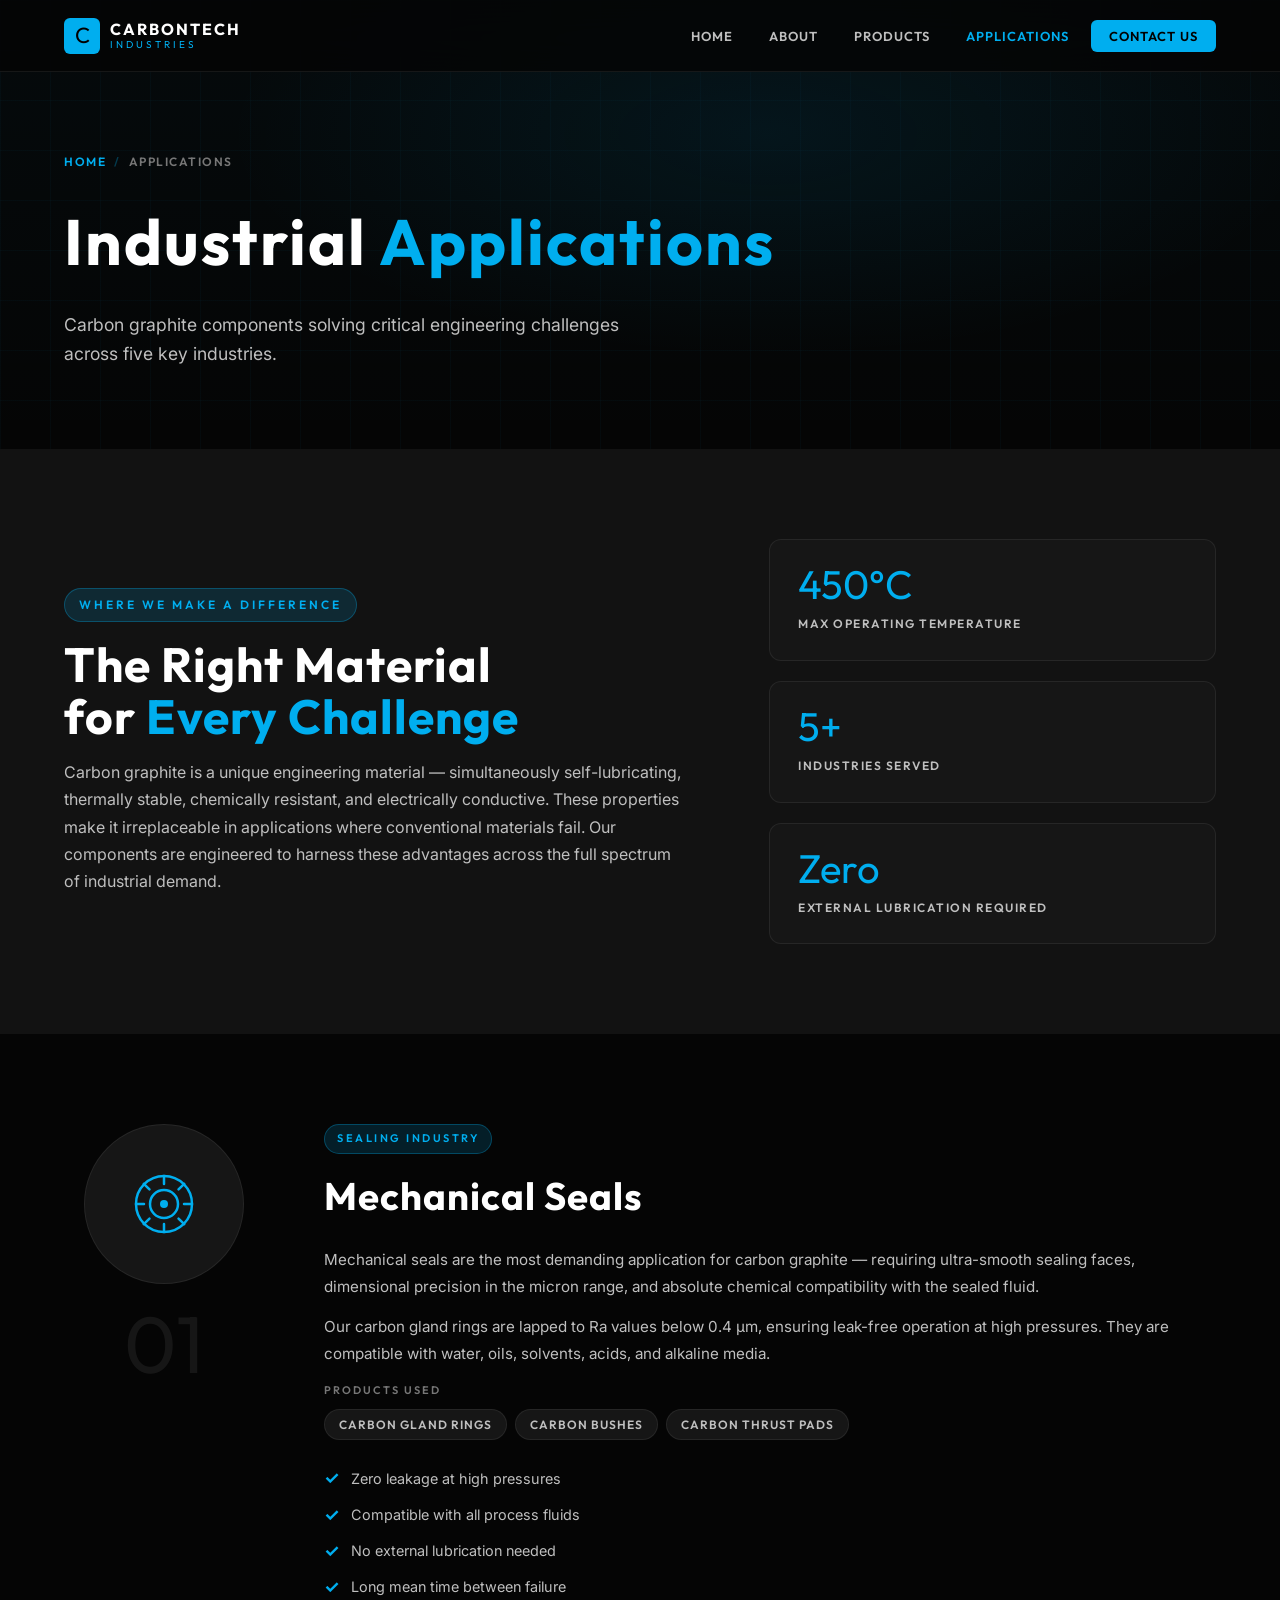
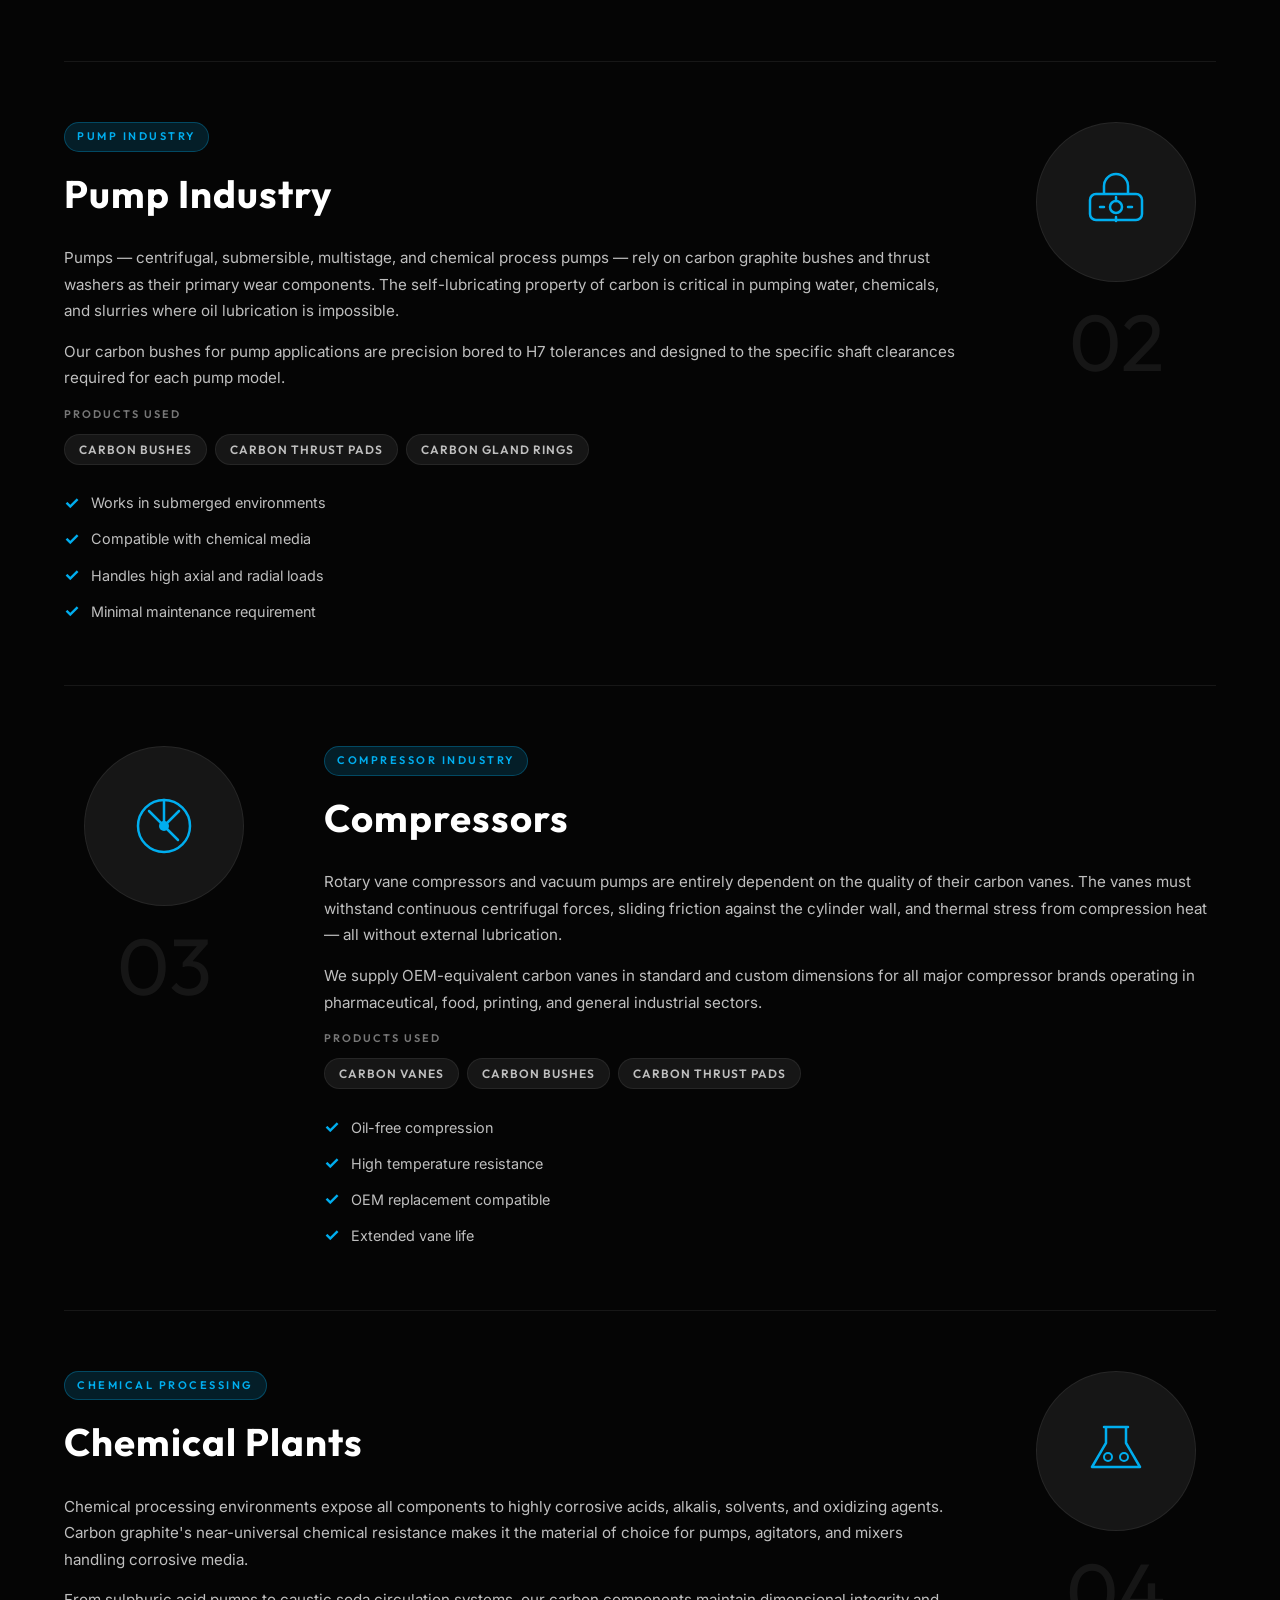
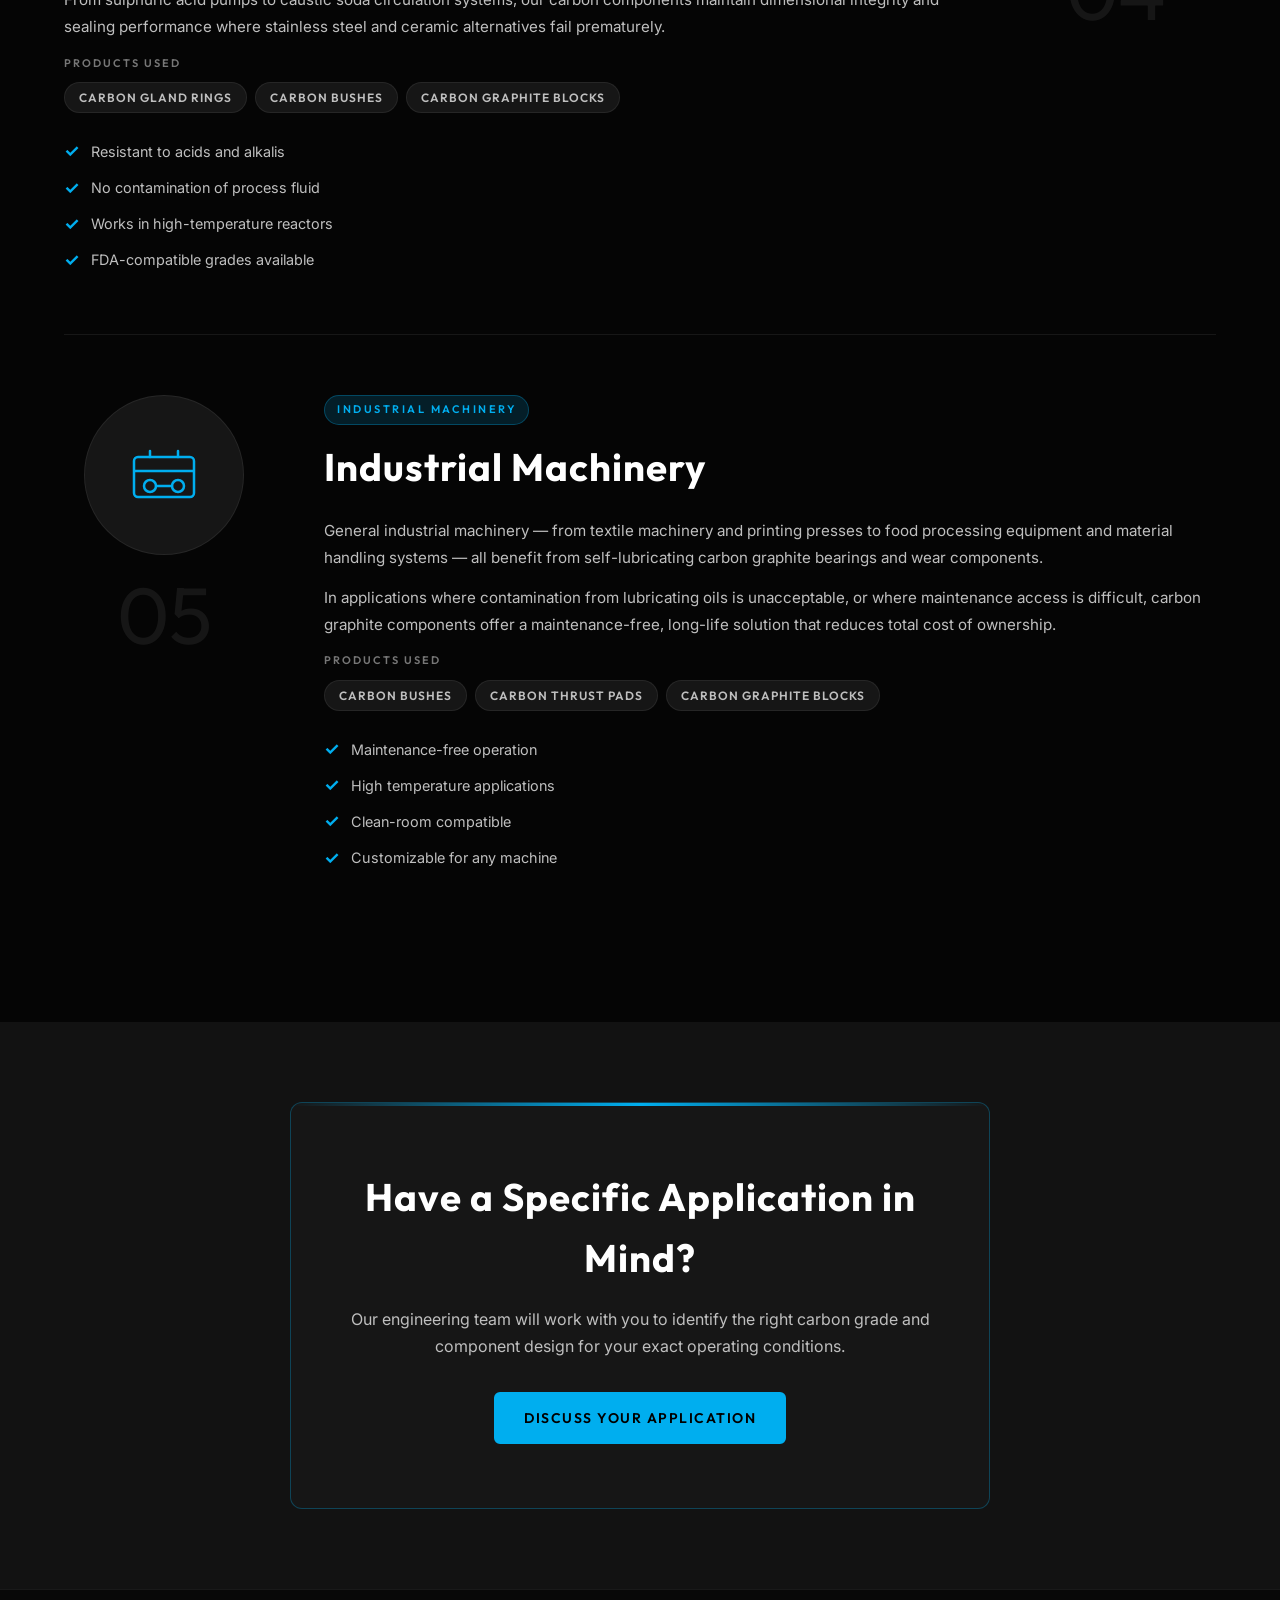
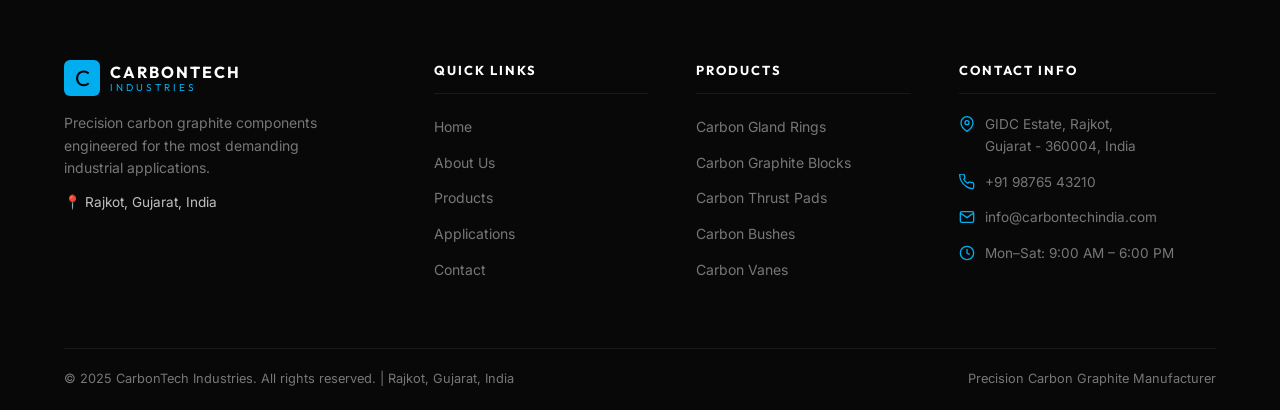
<file: applications.html>
<!DOCTYPE html>
<html lang="en">
<head>
  <meta charset="UTF-8" />
  <meta name="viewport" content="width=device-width, initial-scale=1.0" />
  <meta name="description" content="Industrial applications of carbon graphite components by CarbonTech Industries – Mechanical Seals, Pumps, Compressors, Chemical Plants, Industrial Machinery." />
  <title>Applications | CarbonTech Industries – Carbon Components for Industrial Use</title>
  <link rel="preconnect" href="https://fonts.googleapis.com" />
  <link rel="preconnect" href="https://fonts.gstatic.com" crossorigin />
  <link href="https://fonts.googleapis.com/css2?family=Outfit:wght@300;400;500;600;700;800&family=Inter:wght@300;400;500;600;700&display=swap" rel="stylesheet" />
  <link rel="stylesheet" href="css/applications.css" />
</head>
<body>

  <!-- ===== NAVIGATION ===== -->
  <nav class="navbar" id="navbar">
    <div class="nav-container">
      <a href="index.html" class="nav-logo">
        <span class="logo-mark">C</span>
        <span class="logo-text">CARBONTECH<span class="logo-sub">INDUSTRIES</span></span>
      </a>
      <ul class="nav-links" id="navLinks">
        <li><a href="index.html" class="nav-link">Home</a></li>
        <li><a href="about.html" class="nav-link">About</a></li>
        <li><a href="products.html" class="nav-link">Products</a></li>
        <li><a href="applications.html" class="nav-link active">Applications</a></li>
        <li><a href="contact.html" class="nav-link nav-cta">Contact Us</a></li>
      </ul>
      <button class="hamburger" id="hamburger" aria-label="Toggle navigation">
        <span></span><span></span><span></span>
      </button>
    </div>
  </nav>

  <!-- ===== PAGE HERO ===== -->
  <section class="page-hero">
    <div class="page-hero-bg"></div>
    <div class="container">
      <div class="page-hero-content">
        <div class="breadcrumb"><a href="index.html">Home</a> <span>/</span> Applications</div>
        <h1 class="page-hero-title">Industrial <span class="accent">Applications</span></h1>
        <p class="page-hero-sub">Carbon graphite components solving critical engineering challenges across five key industries.</p>
      </div>
    </div>
  </section>

  <!-- ===== INTRO ===== -->
  <section class="section app-intro">
    <div class="container">
      <div class="app-intro-inner">
        <div class="app-intro-text">
          <span class="section-tag">WHERE WE MAKE A DIFFERENCE</span>
          <h2 class="section-title">The Right Material<br/>for <span class="accent">Every Challenge</span></h2>
          <p>Carbon graphite is a unique engineering material — simultaneously self-lubricating, thermally stable, chemically resistant, and electrically conductive. These properties make it irreplaceable in applications where conventional materials fail. Our components are engineered to harness these advantages across the full spectrum of industrial demand.</p>
        </div>
        <div class="app-intro-stats">
          <div class="intro-stat">
            <span class="intro-stat-num">450°C</span>
            <span class="intro-stat-label">Max Operating Temperature</span>
          </div>
          <div class="intro-stat">
            <span class="intro-stat-num">5+</span>
            <span class="intro-stat-label">Industries Served</span>
          </div>
          <div class="intro-stat">
            <span class="intro-stat-num">Zero</span>
            <span class="intro-stat-label">External Lubrication Required</span>
          </div>
        </div>
      </div>
    </div>
  </section>

  <!-- ===== APPLICATION CARDS ===== -->
  <section class="section app-cards-section">
    <div class="container">

      <!-- App 1: Mechanical Seals -->
      <div class="app-detail-row">
        <div class="app-detail-visual">
          <div class="app-detail-icon-bg">
            <svg class="app-detail-icon" viewBox="0 0 80 80" fill="none" xmlns="http://www.w3.org/2000/svg">
              <circle cx="40" cy="40" r="28" stroke="#00AEEF" stroke-width="2.5"/>
              <circle cx="40" cy="40" r="14" stroke="#00AEEF" stroke-width="2.5"/>
              <circle cx="40" cy="40" r="4" fill="#00AEEF"/>
              <path d="M40 12v8M40 60v8M12 40h8M60 40h8" stroke="#00AEEF" stroke-width="2.5" stroke-linecap="round"/>
              <path d="M19.8 19.8l5.66 5.66M54.54 54.54l5.66 5.66M19.8 60.2l5.66-5.66M54.54 25.46l5.66-5.66" stroke="#00AEEF" stroke-width="2.5" stroke-linecap="round"/>
            </svg>
          </div>
          <div class="app-number">01</div>
        </div>
        <div class="app-detail-content">
          <span class="app-detail-tag">SEALING INDUSTRY</span>
          <h2 class="app-detail-title">Mechanical Seals</h2>
          <p class="app-detail-desc">Mechanical seals are the most demanding application for carbon graphite — requiring ultra-smooth sealing faces, dimensional precision in the micron range, and absolute chemical compatibility with the sealed fluid.</p>
          <p class="app-detail-desc">Our carbon gland rings are lapped to Ra values below 0.4 μm, ensuring leak-free operation at high pressures. They are compatible with water, oils, solvents, acids, and alkaline media.</p>
          <div class="app-products">
            <h4>Products Used</h4>
            <div class="app-product-tags">
              <a href="products.html" class="app-prod-tag">Carbon Gland Rings</a>
              <a href="products.html" class="app-prod-tag">Carbon Bushes</a>
              <a href="products.html" class="app-prod-tag">Carbon Thrust Pads</a>
            </div>
          </div>
          <div class="app-benefits">
            <div class="app-benefit"><span>✓</span> Zero leakage at high pressures</div>
            <div class="app-benefit"><span>✓</span> Compatible with all process fluids</div>
            <div class="app-benefit"><span>✓</span> No external lubrication needed</div>
            <div class="app-benefit"><span>✓</span> Long mean time between failure</div>
          </div>
        </div>
      </div>

      <!-- App 2: Pump Industry -->
      <div class="app-detail-row app-detail-row--reverse">
        <div class="app-detail-visual">
          <div class="app-detail-icon-bg">
            <svg class="app-detail-icon" viewBox="0 0 80 80" fill="none" xmlns="http://www.w3.org/2000/svg">
              <rect x="14" y="32" width="52" height="26" rx="6" stroke="#00AEEF" stroke-width="2.5"/>
              <path d="M28 32V24a12 12 0 0124 0v8" stroke="#00AEEF" stroke-width="2.5"/>
              <circle cx="40" cy="45" r="6" stroke="#00AEEF" stroke-width="2.5"/>
              <path d="M40 39v-4M40 55v4M28 45H24M56 45h-4" stroke="#00AEEF" stroke-width="2.5" stroke-linecap="round"/>
            </svg>
          </div>
          <div class="app-number">02</div>
        </div>
        <div class="app-detail-content">
          <span class="app-detail-tag">PUMP INDUSTRY</span>
          <h2 class="app-detail-title">Pump Industry</h2>
          <p class="app-detail-desc">Pumps — centrifugal, submersible, multistage, and chemical process pumps — rely on carbon graphite bushes and thrust washers as their primary wear components. The self-lubricating property of carbon is critical in pumping water, chemicals, and slurries where oil lubrication is impossible.</p>
          <p class="app-detail-desc">Our carbon bushes for pump applications are precision bored to H7 tolerances and designed to the specific shaft clearances required for each pump model.</p>
          <div class="app-products">
            <h4>Products Used</h4>
            <div class="app-product-tags">
              <a href="products.html" class="app-prod-tag">Carbon Bushes</a>
              <a href="products.html" class="app-prod-tag">Carbon Thrust Pads</a>
              <a href="products.html" class="app-prod-tag">Carbon Gland Rings</a>
            </div>
          </div>
          <div class="app-benefits">
            <div class="app-benefit"><span>✓</span> Works in submerged environments</div>
            <div class="app-benefit"><span>✓</span> Compatible with chemical media</div>
            <div class="app-benefit"><span>✓</span> Handles high axial and radial loads</div>
            <div class="app-benefit"><span>✓</span> Minimal maintenance requirement</div>
          </div>
        </div>
      </div>

      <!-- App 3: Compressors -->
      <div class="app-detail-row">
        <div class="app-detail-visual">
          <div class="app-detail-icon-bg">
            <svg class="app-detail-icon" viewBox="0 0 80 80" fill="none" xmlns="http://www.w3.org/2000/svg">
              <circle cx="40" cy="40" r="26" stroke="#00AEEF" stroke-width="2.5"/>
              <path d="M40 14L40 40M40 40L54 54" stroke="#00AEEF" stroke-width="2.5" stroke-linecap="round"/>
              <path d="M25 25l15 15M55 25L40 40" stroke="#00AEEF" stroke-width="2.5" stroke-linecap="round"/>
              <circle cx="40" cy="40" r="5" fill="#00AEEF"/>
            </svg>
          </div>
          <div class="app-number">03</div>
        </div>
        <div class="app-detail-content">
          <span class="app-detail-tag">COMPRESSOR INDUSTRY</span>
          <h2 class="app-detail-title">Compressors</h2>
          <p class="app-detail-desc">Rotary vane compressors and vacuum pumps are entirely dependent on the quality of their carbon vanes. The vanes must withstand continuous centrifugal forces, sliding friction against the cylinder wall, and thermal stress from compression heat — all without external lubrication.</p>
          <p class="app-detail-desc">We supply OEM-equivalent carbon vanes in standard and custom dimensions for all major compressor brands operating in pharmaceutical, food, printing, and general industrial sectors.</p>
          <div class="app-products">
            <h4>Products Used</h4>
            <div class="app-product-tags">
              <a href="products.html" class="app-prod-tag">Carbon Vanes</a>
              <a href="products.html" class="app-prod-tag">Carbon Bushes</a>
              <a href="products.html" class="app-prod-tag">Carbon Thrust Pads</a>
            </div>
          </div>
          <div class="app-benefits">
            <div class="app-benefit"><span>✓</span> Oil-free compression</div>
            <div class="app-benefit"><span>✓</span> High temperature resistance</div>
            <div class="app-benefit"><span>✓</span> OEM replacement compatible</div>
            <div class="app-benefit"><span>✓</span> Extended vane life</div>
          </div>
        </div>
      </div>

      <!-- App 4: Chemical Plants -->
      <div class="app-detail-row app-detail-row--reverse">
        <div class="app-detail-visual">
          <div class="app-detail-icon-bg">
            <svg class="app-detail-icon" viewBox="0 0 80 80" fill="none" xmlns="http://www.w3.org/2000/svg">
              <path d="M30 16v16L16 56h48L50 32V16" stroke="#00AEEF" stroke-width="2.5" stroke-linejoin="round"/>
              <path d="M28 16h24" stroke="#00AEEF" stroke-width="2.5" stroke-linecap="round"/>
              <circle cx="32" cy="46" r="4" stroke="#00AEEF" stroke-width="2"/>
              <circle cx="48" cy="46" r="4" stroke="#00AEEF" stroke-width="2"/>
            </svg>
          </div>
          <div class="app-number">04</div>
        </div>
        <div class="app-detail-content">
          <span class="app-detail-tag">CHEMICAL PROCESSING</span>
          <h2 class="app-detail-title">Chemical Plants</h2>
          <p class="app-detail-desc">Chemical processing environments expose all components to highly corrosive acids, alkalis, solvents, and oxidizing agents. Carbon graphite's near-universal chemical resistance makes it the material of choice for pumps, agitators, and mixers handling corrosive media.</p>
          <p class="app-detail-desc">From sulphuric acid pumps to caustic soda circulation systems, our carbon components maintain dimensional integrity and sealing performance where stainless steel and ceramic alternatives fail prematurely.</p>
          <div class="app-products">
            <h4>Products Used</h4>
            <div class="app-product-tags">
              <a href="products.html" class="app-prod-tag">Carbon Gland Rings</a>
              <a href="products.html" class="app-prod-tag">Carbon Bushes</a>
              <a href="products.html" class="app-prod-tag">Carbon Graphite Blocks</a>
            </div>
          </div>
          <div class="app-benefits">
            <div class="app-benefit"><span>✓</span> Resistant to acids and alkalis</div>
            <div class="app-benefit"><span>✓</span> No contamination of process fluid</div>
            <div class="app-benefit"><span>✓</span> Works in high-temperature reactors</div>
            <div class="app-benefit"><span>✓</span> FDA-compatible grades available</div>
          </div>
        </div>
      </div>

      <!-- App 5: Industrial Machinery -->
      <div class="app-detail-row">
        <div class="app-detail-visual">
          <div class="app-detail-icon-bg">
            <svg class="app-detail-icon" viewBox="0 0 80 80" fill="none" xmlns="http://www.w3.org/2000/svg">
              <rect x="10" y="22" width="60" height="40" rx="4" stroke="#00AEEF" stroke-width="2.5"/>
              <path d="M26 22V16M54 22V16" stroke="#00AEEF" stroke-width="2.5" stroke-linecap="round"/>
              <path d="M10 36h60" stroke="#00AEEF" stroke-width="2.5"/>
              <circle cx="26" cy="51" r="6" stroke="#00AEEF" stroke-width="2.5"/>
              <circle cx="54" cy="51" r="6" stroke="#00AEEF" stroke-width="2.5"/>
              <path d="M32 51h16" stroke="#00AEEF" stroke-width="2.5" stroke-linecap="round"/>
            </svg>
          </div>
          <div class="app-number">05</div>
        </div>
        <div class="app-detail-content">
          <span class="app-detail-tag">INDUSTRIAL MACHINERY</span>
          <h2 class="app-detail-title">Industrial Machinery</h2>
          <p class="app-detail-desc">General industrial machinery — from textile machinery and printing presses to food processing equipment and material handling systems — all benefit from self-lubricating carbon graphite bearings and wear components.</p>
          <p class="app-detail-desc">In applications where contamination from lubricating oils is unacceptable, or where maintenance access is difficult, carbon graphite components offer a maintenance-free, long-life solution that reduces total cost of ownership.</p>
          <div class="app-products">
            <h4>Products Used</h4>
            <div class="app-product-tags">
              <a href="products.html" class="app-prod-tag">Carbon Bushes</a>
              <a href="products.html" class="app-prod-tag">Carbon Thrust Pads</a>
              <a href="products.html" class="app-prod-tag">Carbon Graphite Blocks</a>
            </div>
          </div>
          <div class="app-benefits">
            <div class="app-benefit"><span>✓</span> Maintenance-free operation</div>
            <div class="app-benefit"><span>✓</span> High temperature applications</div>
            <div class="app-benefit"><span>✓</span> Clean-room compatible</div>
            <div class="app-benefit"><span>✓</span> Customizable for any machine</div>
          </div>
        </div>
      </div>

    </div>
  </section>

  <!-- ===== CTA ===== -->
  <section class="section app-cta">
    <div class="container">
      <div class="app-cta-inner">
        <h2>Have a Specific Application in Mind?</h2>
        <p>Our engineering team will work with you to identify the right carbon grade and component design for your exact operating conditions.</p>
        <a href="contact.html" class="btn btn-primary">Discuss Your Application</a>
      </div>
    </div>
  </section>

  <!-- ===== FOOTER ===== -->
  <footer class="footer">
    <div class="container">
      <div class="footer-grid">
        <div class="footer-brand">
          <a href="index.html" class="nav-logo">
            <span class="logo-mark">C</span>
            <span class="logo-text">CARBONTECH<span class="logo-sub">INDUSTRIES</span></span>
          </a>
          <p class="footer-tagline">Precision carbon graphite components engineered for the most demanding industrial applications.</p>
          <p class="footer-location">📍 Rajkot, Gujarat, India</p>
        </div>
        <div class="footer-col">
          <h4 class="footer-heading">Quick Links</h4>
          <ul class="footer-links">
            <li><a href="index.html">Home</a></li>
            <li><a href="about.html">About Us</a></li>
            <li><a href="products.html">Products</a></li>
            <li><a href="applications.html">Applications</a></li>
            <li><a href="contact.html">Contact</a></li>
          </ul>
        </div>
        <div class="footer-col">
          <h4 class="footer-heading">Products</h4>
          <ul class="footer-links">
            <li><a href="products.html">Carbon Gland Rings</a></li>
            <li><a href="products.html">Carbon Graphite Blocks</a></li>
            <li><a href="products.html">Carbon Thrust Pads</a></li>
            <li><a href="products.html">Carbon Bushes</a></li>
            <li><a href="products.html">Carbon Vanes</a></li>
          </ul>
        </div>
        <div class="footer-col">
          <h4 class="footer-heading">Contact Info</h4>
          <ul class="footer-contact">
            <li>
              <svg viewBox="0 0 24 24" fill="none"><path d="M21 10c0 7-9 13-9 13s-9-6-9-13a9 9 0 1118 0z" stroke="#00AEEF" stroke-width="2"/><circle cx="12" cy="10" r="3" stroke="#00AEEF" stroke-width="2"/></svg>
              <span>GIDC Estate, Rajkot,<br/>Gujarat - 360004, India</span>
            </li>
            <li>
              <svg viewBox="0 0 24 24" fill="none"><path d="M22 16.92v3a2 2 0 01-2.18 2 19.79 19.79 0 01-8.63-3.07A19.5 19.5 0 013.07 9.82 19.79 19.79 0 011 1.22 2 2 0 013 .02h3a2 2 0 012 1.72c.127.96.361 1.903.7 2.81a2 2 0 01-.45 2.11L7.09 7.91a16 16 0 006 6l1.27-1.27a2 2 0 012.11-.45c.907.339 1.85.573 2.81.7A2 2 0 0122 14.92v2z" stroke="#00AEEF" stroke-width="2"/></svg>
              <span>+91 98765 43210</span>
            </li>
            <li>
              <svg viewBox="0 0 24 24" fill="none"><path d="M4 4h16c1.1 0 2 .9 2 2v12c0 1.1-.9 2-2 2H4c-1.1 0-2-.9-2-2V6c0-1.1.9-2 2-2z" stroke="#00AEEF" stroke-width="2"/><polyline points="22,6 12,13 2,6" stroke="#00AEEF" stroke-width="2"/></svg>
              <span>info@carbontechindia.com</span>
            </li>
            <li>
              <svg viewBox="0 0 24 24" fill="none"><circle cx="12" cy="12" r="10" stroke="#00AEEF" stroke-width="2"/><polyline points="12 6 12 12 16 14" stroke="#00AEEF" stroke-width="2"/></svg>
              <span>Mon–Sat: 9:00 AM – 6:00 PM</span>
            </li>
          </ul>
        </div>
      </div>
      <div class="footer-bottom">
        <p>© 2025 CarbonTech Industries. All rights reserved. | Rajkot, Gujarat, India</p>
        <p class="footer-built">Precision Carbon Graphite Manufacturer</p>
      </div>
    </div>
  </footer>

  <script src="js/applications.js"></script>
</body>
</html>
</file>
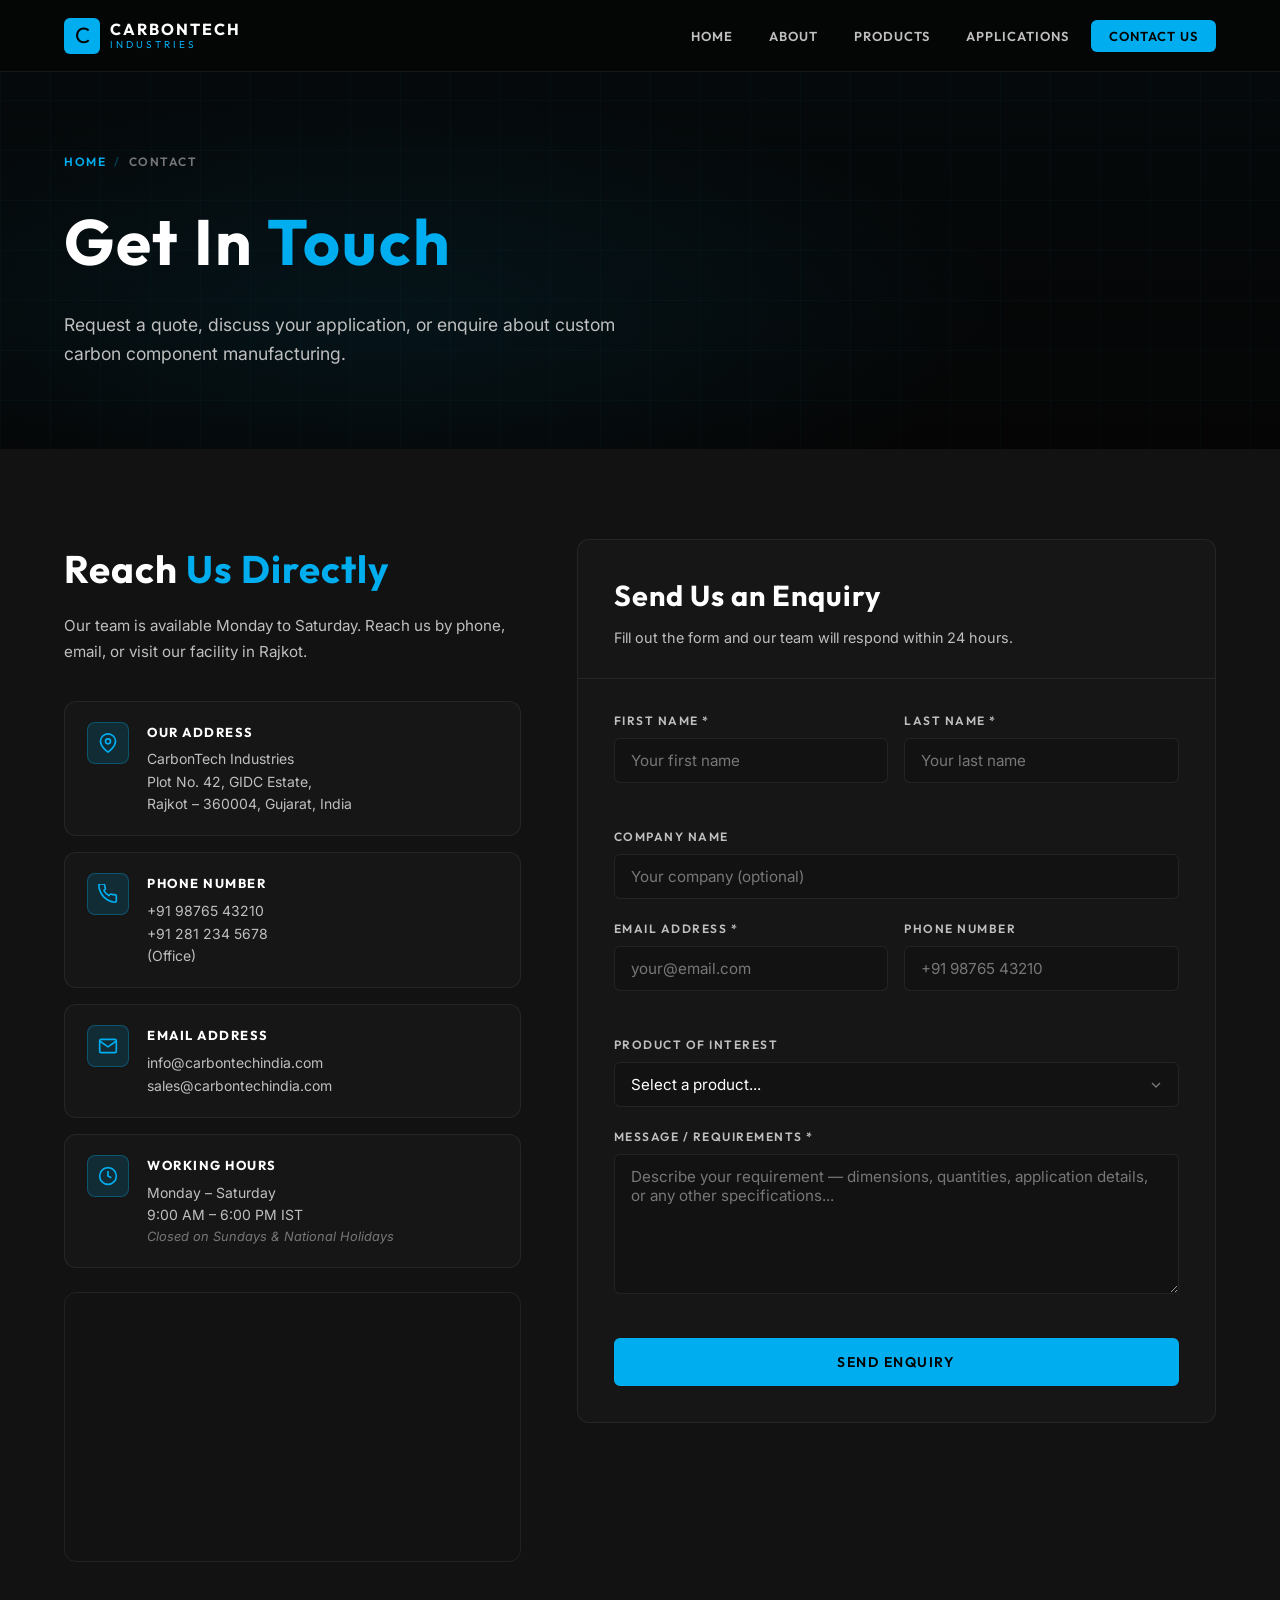
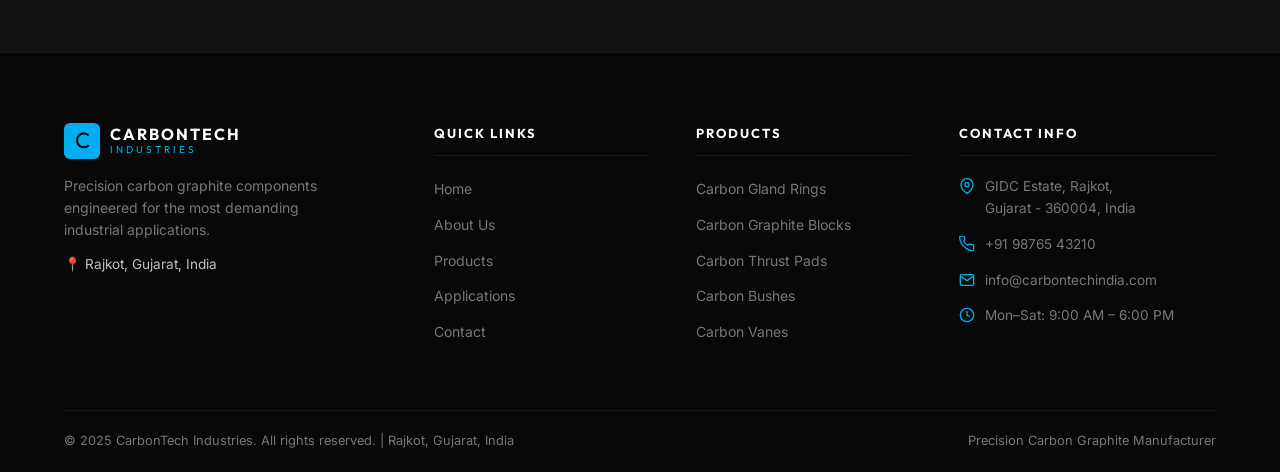
<file: contact.html>
<!DOCTYPE html>
<html lang="en">
<head>
  <meta charset="UTF-8" />
  <meta name="viewport" content="width=device-width, initial-scale=1.0" />
  <meta name="description" content="Contact CarbonTech Industries – Get a quote for carbon graphite components. Address: GIDC Estate, Rajkot, Gujarat. Phone: +91 98765 43210. Email: info@carbontechindia.com" />
  <title>Contact Us | CarbonTech Industries – Carbon Graphite Manufacturer Rajkot</title>
  <link rel="preconnect" href="https://fonts.googleapis.com" />
  <link rel="preconnect" href="https://fonts.gstatic.com" crossorigin />
  <link href="https://fonts.googleapis.com/css2?family=Outfit:wght@300;400;500;600;700;800&family=Inter:wght@300;400;500;600;700&display=swap" rel="stylesheet" />
  <link rel="stylesheet" href="css/contact.css" />
</head>
<body>

  <!-- ===== NAVIGATION ===== -->
  <nav class="navbar" id="navbar">
    <div class="nav-container">
      <a href="index.html" class="nav-logo">
        <span class="logo-mark">C</span>
        <span class="logo-text">CARBONTECH<span class="logo-sub">INDUSTRIES</span></span>
      </a>
      <ul class="nav-links" id="navLinks">
        <li><a href="index.html" class="nav-link">Home</a></li>
        <li><a href="about.html" class="nav-link">About</a></li>
        <li><a href="products.html" class="nav-link">Products</a></li>
        <li><a href="applications.html" class="nav-link">Applications</a></li>
        <li><a href="contact.html" class="nav-link nav-cta active">Contact Us</a></li>
      </ul>
      <button class="hamburger" id="hamburger" aria-label="Toggle navigation">
        <span></span><span></span><span></span>
      </button>
    </div>
  </nav>

  <!-- ===== PAGE HERO ===== -->
  <section class="page-hero">
    <div class="page-hero-bg"></div>
    <div class="container">
      <div class="page-hero-content">
        <div class="breadcrumb"><a href="index.html">Home</a> <span>/</span> Contact</div>
        <h1 class="page-hero-title">Get In <span class="accent">Touch</span></h1>
        <p class="page-hero-sub">Request a quote, discuss your application, or enquire about custom carbon component manufacturing.</p>
      </div>
    </div>
  </section>

  <!-- ===== CONTACT MAIN ===== -->
  <section class="section contact-main">
    <div class="container">
      <div class="contact-layout">

        <!-- Contact Info Column -->
        <div class="contact-info-col">
          <h2 class="contact-info-title">Reach <span class="accent">Us Directly</span></h2>
          <p class="contact-info-desc">Our team is available Monday to Saturday. Reach us by phone, email, or visit our facility in Rajkot.</p>

          <div class="info-card">
            <div class="info-icon">
              <svg viewBox="0 0 24 24" fill="none"><path d="M21 10c0 7-9 13-9 13s-9-6-9-13a9 9 0 1118 0z" stroke="#00AEEF" stroke-width="2"/><circle cx="12" cy="10" r="3" stroke="#00AEEF" stroke-width="2"/></svg>
            </div>
            <div class="info-content">
              <h4>Our Address</h4>
              <p>CarbonTech Industries<br/>Plot No. 42, GIDC Estate,<br/>Rajkot – 360004, Gujarat, India</p>
            </div>
          </div>

          <div class="info-card">
            <div class="info-icon">
              <svg viewBox="0 0 24 24" fill="none"><path d="M22 16.92v3a2 2 0 01-2.18 2 19.79 19.79 0 01-8.63-3.07A19.5 19.5 0 013.07 9.82 19.79 19.79 0 011 1.22 2 2 0 013 .02h3a2 2 0 012 1.72c.127.96.361 1.903.7 2.81a2 2 0 01-.45 2.11L7.09 7.91a16 16 0 006 6l1.27-1.27a2 2 0 012.11-.45c.907.339 1.85.573 2.81.7A2 2 0 0122 14.92v2z" stroke="#00AEEF" stroke-width="2"/></svg>
            </div>
            <div class="info-content">
              <h4>Phone Number</h4>
              <p><a href="tel:+919876543210">+91 98765 43210</a></p>
              <p><a href="tel:+912812345678">+91 281 234 5678</a> (Office)</p>
            </div>
          </div>

          <div class="info-card">
            <div class="info-icon">
              <svg viewBox="0 0 24 24" fill="none"><path d="M4 4h16c1.1 0 2 .9 2 2v12c0 1.1-.9 2-2 2H4c-1.1 0-2-.9-2-2V6c0-1.1.9-2 2-2z" stroke="#00AEEF" stroke-width="2"/><polyline points="22,6 12,13 2,6" stroke="#00AEEF" stroke-width="2"/></svg>
            </div>
            <div class="info-content">
              <h4>Email Address</h4>
              <p><a href="mailto:info@carbontechindia.com">info@carbontechindia.com</a></p>
              <p><a href="mailto:sales@carbontechindia.com">sales@carbontechindia.com</a></p>
            </div>
          </div>

          <div class="info-card">
            <div class="info-icon">
              <svg viewBox="0 0 24 24" fill="none"><circle cx="12" cy="12" r="10" stroke="#00AEEF" stroke-width="2"/><polyline points="12 6 12 12 16 14" stroke="#00AEEF" stroke-width="2"/></svg>
            </div>
            <div class="info-content">
              <h4>Working Hours</h4>
              <p>Monday – Saturday<br/>9:00 AM – 6:00 PM IST</p>
              <p class="closed-note">Closed on Sundays & National Holidays</p>
            </div>
          </div>

          <!-- Map Placeholder -->
          <div class="map-placeholder">
            <iframe
              src="https://www.google.com/maps/embed?pb=!1m18!1m12!1m3!1d118247.58497969538!2d70.71363!3d22.30395!2m3!1f0!2f0!3f0!3m2!1i1024!2i768!4f13.1!3m3!1m2!1s0x3959c98ac71cdf0f%3A0x76dd15cfbe93ad3b!2sRajkot%2C%20Gujarat!5e0!3m2!1sen!2sin!4v1700000000000"
              width="100%"
              height="260"
              style="border:0;"
              allowfullscreen=""
              loading="lazy"
              referrerpolicy="no-referrer-when-downgrade"
              title="CarbonTech Industries location map Rajkot Gujarat India">
            </iframe>
          </div>
        </div>

        <!-- Contact Form Column -->
        <div class="contact-form-col">
          <div class="form-card">
            <div class="form-card-header">
              <h3>Send Us an Enquiry</h3>
              <p>Fill out the form and our team will respond within 24 hours.</p>
            </div>

            <form class="contact-form" id="contactForm" novalidate>
              <div class="form-row">
                <div class="form-group">
                  <label for="firstName">First Name *</label>
                  <input type="text" id="firstName" name="firstName" placeholder="Your first name" required />
                  <span class="field-error" id="firstNameError"></span>
                </div>
                <div class="form-group">
                  <label for="lastName">Last Name *</label>
                  <input type="text" id="lastName" name="lastName" placeholder="Your last name" required />
                  <span class="field-error" id="lastNameError"></span>
                </div>
              </div>

              <div class="form-group">
                <label for="company">Company Name</label>
                <input type="text" id="company" name="company" placeholder="Your company (optional)" />
              </div>

              <div class="form-row">
                <div class="form-group">
                  <label for="email">Email Address *</label>
                  <input type="email" id="email" name="email" placeholder="your@email.com" required />
                  <span class="field-error" id="emailError"></span>
                </div>
                <div class="form-group">
                  <label for="phone">Phone Number</label>
                  <input type="tel" id="phone" name="phone" placeholder="+91 98765 43210" />
                </div>
              </div>

              <div class="form-group">
                <label for="product">Product of Interest</label>
                <select id="product" name="product">
                  <option value="">Select a product...</option>
                  <option value="gland-rings">Carbon Gland Rings</option>
                  <option value="graphite-blocks">Carbon Graphite Blocks</option>
                  <option value="thrust-pads">Carbon Thrust Pads / Washers</option>
                  <option value="bushes">Carbon Bushes</option>
                  <option value="vanes">Carbon Vanes</option>
                  <option value="custom">Custom / Other</option>
                </select>
              </div>

              <div class="form-group">
                <label for="message">Message / Requirements *</label>
                <textarea id="message" name="message" rows="5" placeholder="Describe your requirement — dimensions, quantities, application details, or any other specifications..." required></textarea>
                <span class="field-error" id="messageError"></span>
              </div>

              <button type="submit" class="btn btn-primary btn-full" id="submitBtn">
                <span class="btn-text">Send Enquiry</span>
                <span class="btn-loading" style="display:none;">Sending...</span>
              </button>

              <div class="form-success" id="formSuccess" style="display:none;">
                <svg viewBox="0 0 24 24" fill="none"><path d="M22 11.08V12a10 10 0 11-5.93-9.14" stroke="#00AEEF" stroke-width="2"/><polyline points="22 4 12 14.01 9 11.01" stroke="#00AEEF" stroke-width="2"/></svg>
                <p>Thank you! Your enquiry has been received. We'll get back to you within 24 hours.</p>
              </div>
            </form>
          </div>
        </div>
      </div>
    </div>
  </section>

  <!-- ===== FOOTER ===== -->
  <footer class="footer">
    <div class="container">
      <div class="footer-grid">
        <div class="footer-brand">
          <a href="index.html" class="nav-logo">
            <span class="logo-mark">C</span>
            <span class="logo-text">CARBONTECH<span class="logo-sub">INDUSTRIES</span></span>
          </a>
          <p class="footer-tagline">Precision carbon graphite components engineered for the most demanding industrial applications.</p>
          <p class="footer-location">📍 Rajkot, Gujarat, India</p>
        </div>
        <div class="footer-col">
          <h4 class="footer-heading">Quick Links</h4>
          <ul class="footer-links">
            <li><a href="index.html">Home</a></li>
            <li><a href="about.html">About Us</a></li>
            <li><a href="products.html">Products</a></li>
            <li><a href="applications.html">Applications</a></li>
            <li><a href="contact.html">Contact</a></li>
          </ul>
        </div>
        <div class="footer-col">
          <h4 class="footer-heading">Products</h4>
          <ul class="footer-links">
            <li><a href="products.html">Carbon Gland Rings</a></li>
            <li><a href="products.html">Carbon Graphite Blocks</a></li>
            <li><a href="products.html">Carbon Thrust Pads</a></li>
            <li><a href="products.html">Carbon Bushes</a></li>
            <li><a href="products.html">Carbon Vanes</a></li>
          </ul>
        </div>
        <div class="footer-col">
          <h4 class="footer-heading">Contact Info</h4>
          <ul class="footer-contact">
            <li>
              <svg viewBox="0 0 24 24" fill="none"><path d="M21 10c0 7-9 13-9 13s-9-6-9-13a9 9 0 1118 0z" stroke="#00AEEF" stroke-width="2"/><circle cx="12" cy="10" r="3" stroke="#00AEEF" stroke-width="2"/></svg>
              <span>GIDC Estate, Rajkot,<br/>Gujarat - 360004, India</span>
            </li>
            <li>
              <svg viewBox="0 0 24 24" fill="none"><path d="M22 16.92v3a2 2 0 01-2.18 2 19.79 19.79 0 01-8.63-3.07A19.5 19.5 0 013.07 9.82 19.79 19.79 0 011 1.22 2 2 0 013 .02h3a2 2 0 012 1.72c.127.96.361 1.903.7 2.81a2 2 0 01-.45 2.11L7.09 7.91a16 16 0 006 6l1.27-1.27a2 2 0 012.11-.45c.907.339 1.85.573 2.81.7A2 2 0 0122 14.92v2z" stroke="#00AEEF" stroke-width="2"/></svg>
              <span>+91 98765 43210</span>
            </li>
            <li>
              <svg viewBox="0 0 24 24" fill="none"><path d="M4 4h16c1.1 0 2 .9 2 2v12c0 1.1-.9 2-2 2H4c-1.1 0-2-.9-2-2V6c0-1.1.9-2 2-2z" stroke="#00AEEF" stroke-width="2"/><polyline points="22,6 12,13 2,6" stroke="#00AEEF" stroke-width="2"/></svg>
              <span>info@carbontechindia.com</span>
            </li>
            <li>
              <svg viewBox="0 0 24 24" fill="none"><circle cx="12" cy="12" r="10" stroke="#00AEEF" stroke-width="2"/><polyline points="12 6 12 12 16 14" stroke="#00AEEF" stroke-width="2"/></svg>
              <span>Mon–Sat: 9:00 AM – 6:00 PM</span>
            </li>
          </ul>
        </div>
      </div>
      <div class="footer-bottom">
        <p>© 2025 CarbonTech Industries. All rights reserved. | Rajkot, Gujarat, India</p>
        <p class="footer-built">Precision Carbon Graphite Manufacturer</p>
      </div>
    </div>
  </footer>

  <script src="js/contact.js"></script>
</body>
</html>
</file>
<file: css/applications.css>
/* ============================================
   APPLICATIONS.CSS — CarbonTech Industries Applications Page
   ============================================ */

:root {
  --bg-primary: #050505;
  --bg-secondary: #121212;
  --bg-card: #161616;
  --bg-card-hover: #1e1e1e;
  --accent: #00AEEF;
  --accent-glow: rgba(0, 174, 239, 0.15);
  --text-white: #ffffff;
  --text-light: #e0e0e0;
  --text-muted: #bfbfbf;
  --text-dim: #777777;
  --border: rgba(255,255,255,0.07);
  --border-accent: rgba(0, 174, 239, 0.3);
  --shadow-hover: 0 8px 50px rgba(0,174,239,0.15);
  --radius: 12px;
  --radius-sm: 6px;
  --font-display: 'Outfit', sans-serif;
  --font-condensed: 'Outfit', sans-serif;
  --font-body: 'Inter', sans-serif;
  --transition: all 0.3s ease;
  --nav-height: 72px;
}

*, *::before, *::after { box-sizing: border-box; margin: 0; padding: 0; }
html { scroll-behavior: smooth; }
body {
  background: var(--bg-primary);
  color: var(--text-light);
  font-family: var(--font-body);
  font-size: 16px;
  line-height: 1.6;
  overflow-x: hidden;
}
img { display: block; max-width: 100%; }
a { text-decoration: none; color: inherit; }
ul { list-style: none; }
button { cursor: pointer; border: none; background: none; font-family: var(--font-body); }
.container { max-width: 1200px; margin: 0 auto; padding: 0 24px; }
.section { padding: 90px 0; }
.accent { color: var(--accent); }

.section-tag {
  display: inline-block;
  font-family: var(--font-condensed);
  font-size: 12px;
  font-weight: 600;
  letter-spacing: 3px;
  color: var(--accent);
  text-transform: uppercase;
  margin-bottom: 16px;
  padding: 6px 14px;
  background: var(--accent-glow);
  border: 1px solid var(--border-accent);
  border-radius: 30px;
}
.section-title {
  font-family: var(--font-display);
  font-size: clamp(2rem, 4vw, 3rem);
  line-height: 1.1;
  color: var(--text-white);
  margin-bottom: 16px;
  letter-spacing: 1px;
}

.btn {
  display: inline-flex;
  align-items: center;
  gap: 8px;
  padding: 13px 28px;
  font-family: var(--font-condensed);
  font-size: 14px;
  font-weight: 600;
  letter-spacing: 1.5px;
  text-transform: uppercase;
  border-radius: var(--radius-sm);
  transition: var(--transition);
  white-space: nowrap;
}
.btn-primary { background: var(--accent); color: #000; border: 2px solid var(--accent); }
.btn-primary:hover { background: transparent; color: var(--accent); box-shadow: 0 0 20px var(--accent-glow); }
.btn-outline { background: transparent; color: var(--text-white); border: 2px solid rgba(255,255,255,0.3); }
.btn-outline:hover { border-color: var(--accent); color: var(--accent); }

/* NAVBAR */
.navbar {
  position: fixed;
  top: 0; left: 0; right: 0;
  height: var(--nav-height);
  z-index: 1000;
  background: rgba(5,5,5,0.85);
  backdrop-filter: blur(20px);
  border-bottom: 1px solid var(--border);
  transition: var(--transition);
}
.navbar.scrolled { background: rgba(5,5,5,0.98); border-bottom-color: var(--border-accent); }
.nav-container {
  max-width: 1200px; margin: 0 auto; padding: 0 24px;
  height: 100%; display: flex; align-items: center; justify-content: space-between;
}
.nav-logo { display: flex; align-items: center; gap: 10px; }
.logo-mark {
  width: 36px; height: 36px; background: var(--accent); color: #000;
  font-family: var(--font-display); font-size: 22px;
  display: flex; align-items: center; justify-content: center;
  border-radius: 6px; flex-shrink: 0;
}
.logo-text {
  font-family: var(--font-condensed); font-size: 16px; font-weight: 700;
  letter-spacing: 2px; color: var(--text-white); line-height: 1.1;
  display: flex; flex-direction: column;
}
.logo-sub { font-size: 10px; font-weight: 400; letter-spacing: 3px; color: var(--accent); display: block; }
.nav-links { display: flex; align-items: center; gap: 8px; }
.nav-link {
  font-family: var(--font-condensed); font-size: 13px; font-weight: 600;
  letter-spacing: 1px; text-transform: uppercase; color: var(--text-muted);
  padding: 8px 14px; border-radius: var(--radius-sm); transition: var(--transition);
}
.nav-link:hover, .nav-link.active { color: var(--text-white); }
.nav-link.active { color: var(--accent); }
.nav-cta { background: var(--accent); color: #000 !important; padding: 8px 18px; }
.nav-cta:hover { background: transparent; color: var(--accent) !important; border: 1px solid var(--accent); }
.hamburger { display: none; flex-direction: column; gap: 5px; padding: 8px; }
.hamburger span { display: block; width: 24px; height: 2px; background: var(--text-white); transition: var(--transition); border-radius: 2px; }
.hamburger.open span:nth-child(1) { transform: translateY(7px) rotate(45deg); }
.hamburger.open span:nth-child(2) { opacity: 0; }
.hamburger.open span:nth-child(3) { transform: translateY(-7px) rotate(-45deg); }

/* PAGE HERO */
.page-hero {
  position: relative;
  padding: calc(var(--nav-height) + 80px) 0 80px;
  overflow: hidden;
}
.page-hero-bg {
  position: absolute; inset: 0;
  background:
    radial-gradient(ellipse at 60% 30%, rgba(0,174,239,0.08) 0%, transparent 50%),
    linear-gradient(180deg, rgba(0,174,239,0.03) 0%, transparent 100%);
}
.page-hero-bg::after {
  content: ''; position: absolute; inset: 0;
  background-image:
    linear-gradient(rgba(0,174,239,0.03) 1px, transparent 1px),
    linear-gradient(90deg, rgba(0,174,239,0.03) 1px, transparent 1px);
  background-size: 50px 50px;
}
.page-hero-content { position: relative; z-index: 1; }
.breadcrumb {
  font-family: var(--font-condensed); font-size: 12px; font-weight: 600;
  letter-spacing: 1.5px; color: var(--text-dim); text-transform: uppercase;
  margin-bottom: 20px; display: flex; align-items: center; gap: 8px;
}
.breadcrumb a { color: var(--accent); transition: var(--transition); }
.breadcrumb a:hover { color: var(--text-white); }
.breadcrumb span { color: var(--border-accent); }
.page-hero-title {
  font-family: var(--font-display);
  font-size: clamp(2.5rem, 5vw, 4.5rem);
  color: var(--text-white); letter-spacing: 2px; margin-bottom: 16px;
}
.page-hero-sub { font-size: 1.1rem; color: var(--text-muted); max-width: 560px; line-height: 1.7; }

/* APP INTRO */
.app-intro { background: var(--bg-secondary); }
.app-intro-inner {
  display: grid;
  grid-template-columns: 1.4fr 1fr;
  gap: 80px;
  align-items: center;
}
.app-intro-text p {
  color: var(--text-muted);
  line-height: 1.7;
  margin-top: 16px;
  font-size: 1rem;
}
.app-intro-stats {
  display: flex;
  flex-direction: column;
  gap: 20px;
}
.intro-stat {
  padding: 24px 28px;
  background: var(--bg-card);
  border: 1px solid var(--border);
  border-radius: var(--radius);
  transition: var(--transition);
}
.intro-stat:hover { border-color: var(--border-accent); }
.intro-stat-num {
  display: block;
  font-family: var(--font-display);
  font-size: 2.5rem;
  color: var(--accent);
  line-height: 1;
  margin-bottom: 6px;
}
.intro-stat-label {
  font-family: var(--font-condensed);
  font-size: 12px;
  font-weight: 600;
  letter-spacing: 1.5px;
  text-transform: uppercase;
  color: var(--text-muted);
}

/* APP CARDS SECTION */
.app-cards-section { background: var(--bg-primary); }
.app-detail-row {
  display: grid;
  grid-template-columns: 200px 1fr;
  gap: 60px;
  align-items: start;
  padding: 60px 0;
  border-bottom: 1px solid var(--border);
}
.app-detail-row:first-child { padding-top: 0; }
.app-detail-row:last-child { border-bottom: none; }
.app-detail-row--reverse {
  grid-template-columns: 1fr 200px;
}
.app-detail-row--reverse .app-detail-visual { order: 2; }
.app-detail-row--reverse .app-detail-content { order: 1; }
.app-detail-visual {
  display: flex;
  flex-direction: column;
  align-items: center;
  gap: 20px;
  position: relative;
}
.app-detail-icon-bg {
  width: 160px; height: 160px;
  background: var(--bg-card);
  border: 1px solid var(--border);
  border-radius: 50%;
  display: flex;
  align-items: center;
  justify-content: center;
  transition: var(--transition);
}
.app-detail-row:hover .app-detail-icon-bg {
  border-color: var(--border-accent);
  background: var(--accent-glow);
  box-shadow: 0 0 40px var(--accent-glow);
}
.app-detail-icon { width: 80px; height: 80px; }
.app-number {
  font-family: var(--font-display);
  font-size: 5rem;
  color: var(--border);
  line-height: 1;
  text-align: center;
}
.app-detail-tag {
  display: inline-block;
  font-family: var(--font-condensed);
  font-size: 11px;
  font-weight: 600;
  letter-spacing: 2.5px;
  color: var(--accent);
  text-transform: uppercase;
  margin-bottom: 12px;
  padding: 5px 12px;
  background: var(--accent-glow);
  border: 1px solid var(--border-accent);
  border-radius: 30px;
}
.app-detail-title {
  font-family: var(--font-display);
  font-size: clamp(2rem, 3vw, 3rem);
  color: var(--text-white);
  letter-spacing: 1px;
  margin-bottom: 20px;
}
.app-detail-desc {
  color: var(--text-muted);
  line-height: 1.75;
  margin-bottom: 14px;
  font-size: 0.95rem;
}
.app-products { margin-bottom: 24px; }
.app-products h4 {
  font-family: var(--font-condensed);
  font-size: 11px;
  font-weight: 600;
  letter-spacing: 2px;
  text-transform: uppercase;
  color: var(--text-dim);
  margin-bottom: 10px;
}
.app-product-tags { display: flex; flex-wrap: wrap; gap: 8px; }
.app-prod-tag {
  font-family: var(--font-condensed);
  font-size: 12px;
  font-weight: 600;
  letter-spacing: 1px;
  text-transform: uppercase;
  color: var(--text-muted);
  padding: 5px 14px;
  background: var(--bg-card);
  border: 1px solid var(--border);
  border-radius: 30px;
  transition: var(--transition);
}
.app-prod-tag:hover { color: var(--accent); border-color: var(--border-accent); }
.app-benefits { display: flex; flex-direction: column; gap: 8px; }
.app-benefit {
  display: flex;
  align-items: center;
  gap: 12px;
  font-size: 0.9rem;
  color: var(--text-muted);
}
.app-benefit span {
  color: var(--accent);
  font-weight: 700;
  font-size: 1.1rem;
  flex-shrink: 0;
}

/* APP CTA */
.app-cta { background: var(--bg-secondary); padding: 80px 0; }
.app-cta-inner {
  text-align: center;
  padding: 64px 48px;
  background: var(--bg-card);
  border: 1px solid var(--border-accent);
  border-radius: var(--radius);
  max-width: 700px;
  margin: 0 auto;
  position: relative;
  overflow: hidden;
}
.app-cta-inner::before {
  content: '';
  position: absolute;
  top: 0; left: 0; right: 0;
  height: 3px;
  background: linear-gradient(90deg, transparent, var(--accent), transparent);
}
.app-cta-inner h2 {
  font-family: var(--font-display);
  font-size: clamp(1.8rem, 3vw, 2.5rem);
  color: var(--text-white);
  letter-spacing: 1px;
  margin-bottom: 16px;
}
.app-cta-inner p {
  color: var(--text-muted);
  line-height: 1.7;
  margin-bottom: 32px;
}

/* FOOTER */
.footer { background: #080808; border-top: 1px solid var(--border); padding: 70px 0 0; }
.footer-grid {
  display: grid;
  grid-template-columns: 1.5fr 1fr 1fr 1.2fr;
  gap: 48px;
  padding-bottom: 56px;
}
.footer-brand .nav-logo { margin-bottom: 16px; display: inline-flex; }
.footer-tagline { font-size: 0.875rem; color: var(--text-dim); line-height: 1.6; margin-bottom: 12px; max-width: 280px; }
.footer-location { font-size: 0.85rem; color: var(--text-muted); }
.footer-heading {
  font-family: var(--font-condensed); font-size: 13px; font-weight: 700;
  letter-spacing: 2px; text-transform: uppercase; color: var(--text-white);
  margin-bottom: 20px; padding-bottom: 12px; border-bottom: 1px solid var(--border);
}
.footer-links li { margin-bottom: 10px; }
.footer-links a { font-size: 0.875rem; color: var(--text-dim); transition: var(--transition); }
.footer-links a:hover { color: var(--accent); padding-left: 4px; }
.footer-contact { display: flex; flex-direction: column; gap: 14px; }
.footer-contact li { display: flex; gap: 10px; align-items: flex-start; font-size: 0.85rem; color: var(--text-dim); }
.footer-contact svg { width: 16px; height: 16px; flex-shrink: 0; margin-top: 2px; }
.footer-bottom {
  border-top: 1px solid var(--border); padding: 20px 0;
  display: flex; justify-content: space-between; align-items: center; flex-wrap: wrap; gap: 8px;
}
.footer-bottom p { font-size: 0.8rem; color: var(--text-dim); }

/* RESPONSIVE */
@media (max-width: 1024px) {
  .app-intro-inner { grid-template-columns: 1fr; gap: 48px; }
  .app-detail-row { grid-template-columns: 1fr; gap: 32px; }
  .app-detail-row--reverse .app-detail-visual,
  .app-detail-row--reverse .app-detail-content { order: unset; }
  .app-detail-visual { flex-direction: row; align-items: center; }
  .app-number { font-size: 3rem; }
  .footer-grid { grid-template-columns: repeat(2, 1fr); }
}
@media (max-width: 768px) {
  .section { padding: 60px 0; }
  .hamburger { display: flex; }
  .nav-links {
    position: fixed; top: var(--nav-height); left: 0; right: 0;
    background: rgba(5,5,5,0.98); backdrop-filter: blur(20px);
    flex-direction: column; align-items: stretch; padding: 24px; gap: 4px;
    border-bottom: 1px solid var(--border);
    transform: translateY(-120%); opacity: 0; transition: var(--transition); pointer-events: none;
  }
  .nav-links.open { transform: translateY(0); opacity: 1; pointer-events: all; }
  .nav-link { padding: 12px 16px; }
  .nav-cta { text-align: center; }
  .app-detail-visual { flex-direction: column; }
  .app-detail-icon-bg { width: 100px; height: 100px; }
  .app-detail-icon { width: 48px; height: 48px; }
  .footer-grid { grid-template-columns: 1fr; gap: 32px; }
  .footer-bottom { flex-direction: column; text-align: center; }
}
</file>
<file: css/contact.css>
/* ============================================
   CONTACT.CSS — CarbonTech Industries Contact Page
   ============================================ */

:root {
  --bg-primary: #050505;
  --bg-secondary: #121212;
  --bg-card: #161616;
  --bg-card-hover: #1e1e1e;
  --accent: #00AEEF;
  --accent-glow: rgba(0, 174, 239, 0.15);
  --text-white: #ffffff;
  --text-light: #e0e0e0;
  --text-muted: #bfbfbf;
  --text-dim: #777777;
  --border: rgba(255,255,255,0.07);
  --border-accent: rgba(0, 174, 239, 0.3);
  --border-focus: rgba(0, 174, 239, 0.6);
  --shadow-hover: 0 8px 50px rgba(0,174,239,0.15);
  --radius: 12px;
  --radius-sm: 6px;
  --font-display: 'Outfit', sans-serif;
  --font-condensed: 'Outfit', sans-serif;
  --font-body: 'Inter', sans-serif;
  --transition: all 0.3s ease;
  --nav-height: 72px;
}

*, *::before, *::after { box-sizing: border-box; margin: 0; padding: 0; }
html { scroll-behavior: smooth; }
body {
  background: var(--bg-primary);
  color: var(--text-light);
  font-family: var(--font-body);
  font-size: 16px;
  line-height: 1.6;
  overflow-x: hidden;
}
img { display: block; max-width: 100%; }
a { text-decoration: none; color: inherit; }
ul { list-style: none; }
button { cursor: pointer; border: none; background: none; font-family: var(--font-body); }
.container { max-width: 1200px; margin: 0 auto; padding: 0 24px; }
.section { padding: 90px 0; }
.accent { color: var(--accent); }

.btn {
  display: inline-flex;
  align-items: center;
  gap: 8px;
  padding: 13px 28px;
  font-family: var(--font-condensed);
  font-size: 14px;
  font-weight: 600;
  letter-spacing: 1.5px;
  text-transform: uppercase;
  border-radius: var(--radius-sm);
  transition: var(--transition);
  white-space: nowrap;
}
.btn-primary { background: var(--accent); color: #000; border: 2px solid var(--accent); }
.btn-primary:hover { background: transparent; color: var(--accent); box-shadow: 0 0 20px var(--accent-glow); }
.btn-full { width: 100%; justify-content: center; }

/* NAVBAR */
.navbar {
  position: fixed; top: 0; left: 0; right: 0; height: var(--nav-height);
  z-index: 1000; background: rgba(5,5,5,0.85); backdrop-filter: blur(20px);
  border-bottom: 1px solid var(--border); transition: var(--transition);
}
.navbar.scrolled { background: rgba(5,5,5,0.98); border-bottom-color: var(--border-accent); }
.nav-container {
  max-width: 1200px; margin: 0 auto; padding: 0 24px; height: 100%;
  display: flex; align-items: center; justify-content: space-between;
}
.nav-logo { display: flex; align-items: center; gap: 10px; }
.logo-mark {
  width: 36px; height: 36px; background: var(--accent); color: #000;
  font-family: var(--font-display); font-size: 22px;
  display: flex; align-items: center; justify-content: center;
  border-radius: 6px; flex-shrink: 0;
}
.logo-text {
  font-family: var(--font-condensed); font-size: 16px; font-weight: 700;
  letter-spacing: 2px; color: var(--text-white); line-height: 1.1;
  display: flex; flex-direction: column;
}
.logo-sub { font-size: 10px; font-weight: 400; letter-spacing: 3px; color: var(--accent); display: block; }
.nav-links { display: flex; align-items: center; gap: 8px; }
.nav-link {
  font-family: var(--font-condensed); font-size: 13px; font-weight: 600;
  letter-spacing: 1px; text-transform: uppercase; color: var(--text-muted);
  padding: 8px 14px; border-radius: var(--radius-sm); transition: var(--transition);
}
.nav-link:hover, .nav-link.active { color: var(--text-white); }
.nav-link.active { color: var(--accent); }
.nav-cta { background: var(--accent); color: #000 !important; padding: 8px 18px; }
.nav-cta:hover { background: transparent; color: var(--accent) !important; border: 1px solid var(--accent); }
.hamburger { display: none; flex-direction: column; gap: 5px; padding: 8px; }
.hamburger span { display: block; width: 24px; height: 2px; background: var(--text-white); transition: var(--transition); border-radius: 2px; }
.hamburger.open span:nth-child(1) { transform: translateY(7px) rotate(45deg); }
.hamburger.open span:nth-child(2) { opacity: 0; }
.hamburger.open span:nth-child(3) { transform: translateY(-7px) rotate(-45deg); }

/* PAGE HERO */
.page-hero {
  position: relative;
  padding: calc(var(--nav-height) + 80px) 0 80px;
  overflow: hidden;
}
.page-hero-bg {
  position: absolute; inset: 0;
  background:
    radial-gradient(ellipse at 30% 70%, rgba(0,174,239,0.08) 0%, transparent 50%),
    linear-gradient(180deg, rgba(0,174,239,0.03) 0%, transparent 100%);
}
.page-hero-bg::after {
  content: ''; position: absolute; inset: 0;
  background-image:
    linear-gradient(rgba(0,174,239,0.03) 1px, transparent 1px),
    linear-gradient(90deg, rgba(0,174,239,0.03) 1px, transparent 1px);
  background-size: 50px 50px;
}
.page-hero-content { position: relative; z-index: 1; }
.breadcrumb {
  font-family: var(--font-condensed); font-size: 12px; font-weight: 600;
  letter-spacing: 1.5px; color: var(--text-dim); text-transform: uppercase;
  margin-bottom: 20px; display: flex; align-items: center; gap: 8px;
}
.breadcrumb a { color: var(--accent); transition: var(--transition); }
.breadcrumb a:hover { color: var(--text-white); }
.breadcrumb span { color: var(--border-accent); }
.page-hero-title {
  font-family: var(--font-display);
  font-size: clamp(2.5rem, 5vw, 4.5rem);
  color: var(--text-white); letter-spacing: 2px; margin-bottom: 16px;
}
.page-hero-sub { font-size: 1.1rem; color: var(--text-muted); max-width: 560px; line-height: 1.7; }

/* CONTACT MAIN */
.contact-main { background: var(--bg-secondary); }
.contact-layout {
  display: grid;
  grid-template-columns: 1fr 1.4fr;
  gap: 56px;
  align-items: start;
}

/* CONTACT INFO */
.contact-info-title {
  font-family: var(--font-display);
  font-size: clamp(1.8rem, 3vw, 2.5rem);
  color: var(--text-white);
  letter-spacing: 1px;
  margin-bottom: 12px;
}
.contact-info-desc {
  color: var(--text-muted);
  font-size: 0.95rem;
  line-height: 1.7;
  margin-bottom: 36px;
}
.info-card {
  display: flex;
  gap: 18px;
  align-items: flex-start;
  padding: 20px 22px;
  background: var(--bg-card);
  border: 1px solid var(--border);
  border-radius: var(--radius);
  margin-bottom: 16px;
  transition: var(--transition);
}
.info-card:hover {
  border-color: var(--border-accent);
  background: var(--bg-card-hover);
}
.info-icon {
  width: 42px; height: 42px;
  background: var(--accent-glow);
  border: 1px solid var(--border-accent);
  border-radius: 8px;
  display: flex; align-items: center; justify-content: center;
  flex-shrink: 0;
}
.info-icon svg { width: 20px; height: 20px; }
.info-content h4 {
  font-family: var(--font-condensed);
  font-size: 13px;
  font-weight: 700;
  letter-spacing: 1.5px;
  text-transform: uppercase;
  color: var(--text-white);
  margin-bottom: 6px;
}
.info-content p {
  font-size: 0.875rem;
  color: var(--text-muted);
  line-height: 1.6;
}
.info-content a {
  color: var(--text-muted);
  transition: var(--transition);
  display: block;
}
.info-content a:hover { color: var(--accent); }
.closed-note {
  font-size: 0.8rem !important;
  color: var(--text-dim) !important;
  font-style: italic;
}
.map-placeholder {
  margin-top: 24px;
  border-radius: var(--radius);
  overflow: hidden;
  border: 1px solid var(--border);
}

/* CONTACT FORM */
.form-card {
  background: var(--bg-card);
  border: 1px solid var(--border);
  border-radius: var(--radius);
  overflow: hidden;
}
.form-card-header {
  padding: 32px 36px 0;
  border-bottom: 1px solid var(--border);
  padding-bottom: 28px;
  margin-bottom: 32px;
}
.form-card-header h3 {
  font-family: var(--font-display);
  font-size: 1.8rem;
  color: var(--text-white);
  letter-spacing: 1px;
  margin-bottom: 8px;
}
.form-card-header p { font-size: 0.9rem; color: var(--text-muted); }

.contact-form { padding: 0 36px 36px; }
.form-row {
  display: grid;
  grid-template-columns: 1fr 1fr;
  gap: 16px;
}
.form-group {
  margin-bottom: 20px;
  display: flex;
  flex-direction: column;
  gap: 8px;
}
.form-group label {
  font-family: var(--font-condensed);
  font-size: 12px;
  font-weight: 600;
  letter-spacing: 1.5px;
  text-transform: uppercase;
  color: var(--text-muted);
}
.form-group input,
.form-group select,
.form-group textarea {
  background: var(--bg-secondary);
  border: 1px solid var(--border);
  border-radius: var(--radius-sm);
  color: var(--text-white);
  font-family: var(--font-body);
  font-size: 0.95rem;
  padding: 12px 16px;
  outline: none;
  transition: var(--transition);
  width: 100%;
}
.form-group input::placeholder,
.form-group textarea::placeholder { color: var(--text-dim); }
.form-group input:focus,
.form-group select:focus,
.form-group textarea:focus {
  border-color: var(--border-focus);
  background: rgba(0,174,239,0.03);
  box-shadow: 0 0 0 3px rgba(0,174,239,0.08);
}
.form-group select {
  cursor: pointer;
  appearance: none;
  background-image: url("data:image/svg+xml;charset=utf-8,%3Csvg xmlns='http://www.w3.org/2000/svg' viewBox='0 0 24 24' fill='none' stroke='%23777' stroke-width='2'%3E%3Cpolyline points='6 9 12 15 18 9'/%3E%3C/svg%3E");
  background-repeat: no-repeat;
  background-position: right 14px center;
  background-size: 16px;
  padding-right: 40px;
}
.form-group select option { background: var(--bg-card); color: var(--text-white); }
.form-group textarea { resize: vertical; min-height: 140px; }
.field-error {
  font-size: 12px;
  color: #f87171;
  display: block;
  min-height: 16px;
}
.form-success {
  margin-top: 20px;
  padding: 20px 24px;
  background: rgba(0,174,239,0.08);
  border: 1px solid var(--border-accent);
  border-radius: var(--radius-sm);
  display: flex;
  align-items: center;
  gap: 14px;
  color: var(--text-muted);
  font-size: 0.9rem;
  line-height: 1.5;
}
.form-success svg { width: 28px; height: 28px; flex-shrink: 0; }

/* FOOTER */
.footer { background: #080808; border-top: 1px solid var(--border); padding: 70px 0 0; }
.footer-grid {
  display: grid;
  grid-template-columns: 1.5fr 1fr 1fr 1.2fr;
  gap: 48px;
  padding-bottom: 56px;
}
.footer-brand .nav-logo { margin-bottom: 16px; display: inline-flex; }
.footer-tagline { font-size: 0.875rem; color: var(--text-dim); line-height: 1.6; margin-bottom: 12px; max-width: 280px; }
.footer-location { font-size: 0.85rem; color: var(--text-muted); }
.footer-heading {
  font-family: var(--font-condensed); font-size: 13px; font-weight: 700;
  letter-spacing: 2px; text-transform: uppercase; color: var(--text-white);
  margin-bottom: 20px; padding-bottom: 12px; border-bottom: 1px solid var(--border);
}
.footer-links li { margin-bottom: 10px; }
.footer-links a { font-size: 0.875rem; color: var(--text-dim); transition: var(--transition); }
.footer-links a:hover { color: var(--accent); padding-left: 4px; }
.footer-contact { display: flex; flex-direction: column; gap: 14px; }
.footer-contact li { display: flex; gap: 10px; align-items: flex-start; font-size: 0.85rem; color: var(--text-dim); }
.footer-contact svg { width: 16px; height: 16px; flex-shrink: 0; margin-top: 2px; }
.footer-bottom {
  border-top: 1px solid var(--border); padding: 20px 0;
  display: flex; justify-content: space-between; align-items: center; flex-wrap: wrap; gap: 8px;
}
.footer-bottom p { font-size: 0.8rem; color: var(--text-dim); }

/* RESPONSIVE */
@media (max-width: 1024px) {
  .contact-layout { grid-template-columns: 1fr; gap: 40px; }
  .footer-grid { grid-template-columns: repeat(2, 1fr); }
}
@media (max-width: 768px) {
  .section { padding: 60px 0; }
  .hamburger { display: flex; }
  .nav-links {
    position: fixed; top: var(--nav-height); left: 0; right: 0;
    background: rgba(5,5,5,0.98); backdrop-filter: blur(20px);
    flex-direction: column; align-items: stretch; padding: 24px; gap: 4px;
    border-bottom: 1px solid var(--border);
    transform: translateY(-120%); opacity: 0; transition: var(--transition); pointer-events: none;
  }
  .nav-links.open { transform: translateY(0); opacity: 1; pointer-events: all; }
  .nav-link { padding: 12px 16px; }
  .nav-cta { text-align: center; }
  .form-row { grid-template-columns: 1fr; }
  .contact-form { padding: 0 20px 24px; }
  .form-card-header { padding: 24px 20px 20px; }
  .footer-grid { grid-template-columns: 1fr; gap: 32px; }
  .footer-bottom { flex-direction: column; text-align: center; }
}
</file>
